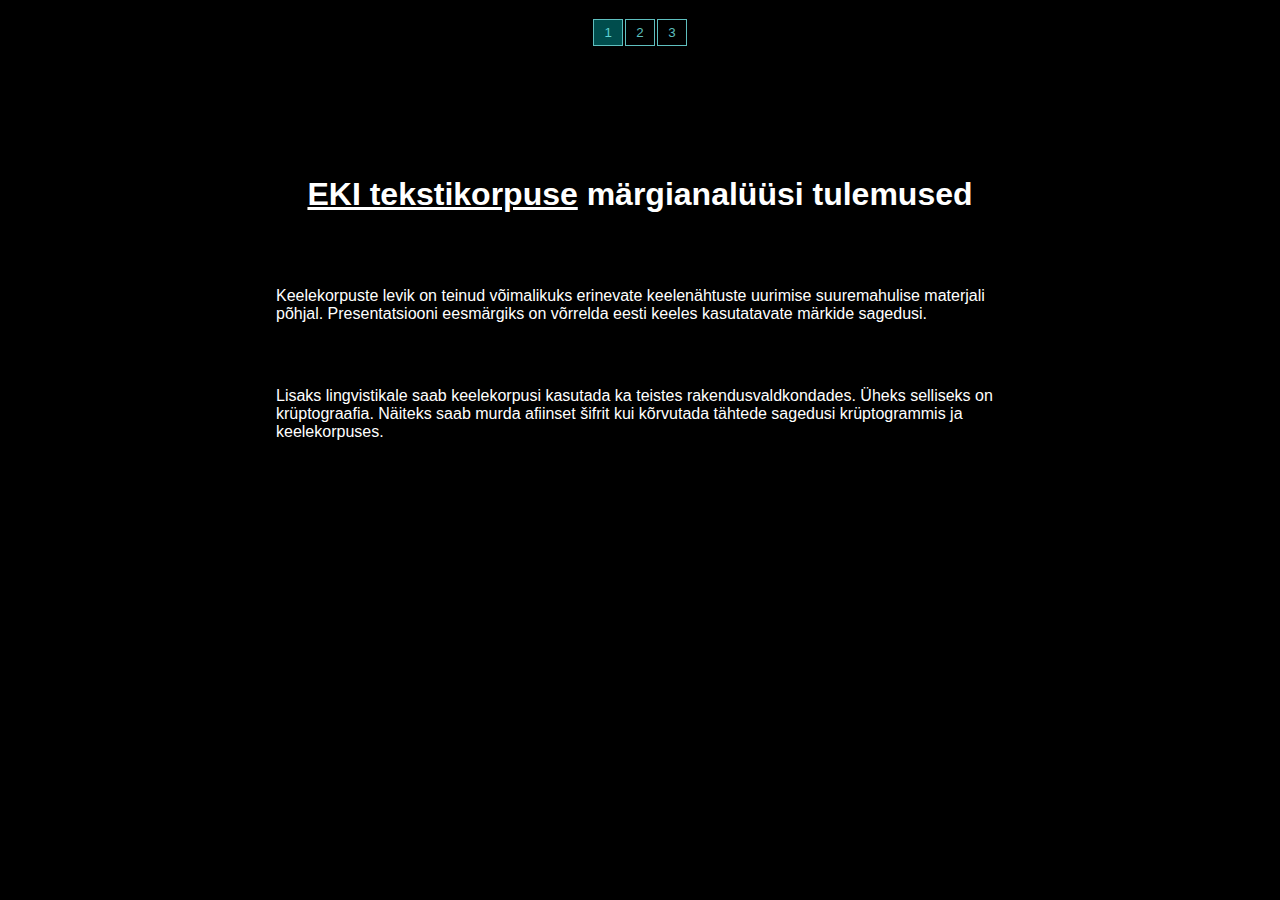
<file: index.html>
<!DOCTYPE html>
<html>
	<head>
		<meta charset="UTF-8">
		<meta name="viewport" content="width=device-width, maximum-scale=1.0, initial-scale=1.0, user-scalable=no"/>
		<meta name="author" content="Kristo Aun"/>
		<title>WebGL EKI keelekorpuse 3D</title>
		<link rel="stylesheet" href="static/css/main.css">
	</head>
	<body>
		<script src="static/js/jquery.min.js"></script>

		<div id="menu">
			<button class="active" id="intro">1</button>
			<button id="table" onclick="location.href='table.html';">2</button>
			<button id="tower" onclick="location.href='tower.html';">3</button>
		</div>

		<div id="info-index" class="info">
			<h1 style="width: 100%;text-align: center">
				<a target="_blank" href="http://eki.ee/corpus">EKI tekstikorpuse</a> märgianalüüsi tulemused</h1>

			<p style="margin-top: 20px;float: left">

			</p>

			<p>
				Keelekorpuste levik on teinud võimalikuks erinevate keelenähtuste uurimise suuremahulise
				materjali põhjal. Presentatsiooni eesmärgiks on võrrelda eesti keeles kasutatavate märkide sagedusi.
			</p>

			<p>

			</p>

			<p>
				Lisaks lingvistikale saab keelekorpusi kasutada ka teistes rakendusvaldkondades.
				Üheks selliseks on krüptograafia.
				Näiteks saab murda afiinset šifrit kui kõrvutada tähtede sagedusi krüptogrammis ja keelekorpuses.
			</p>
		</div>

        <script>

        </script>
	</body>
</html>
</file>
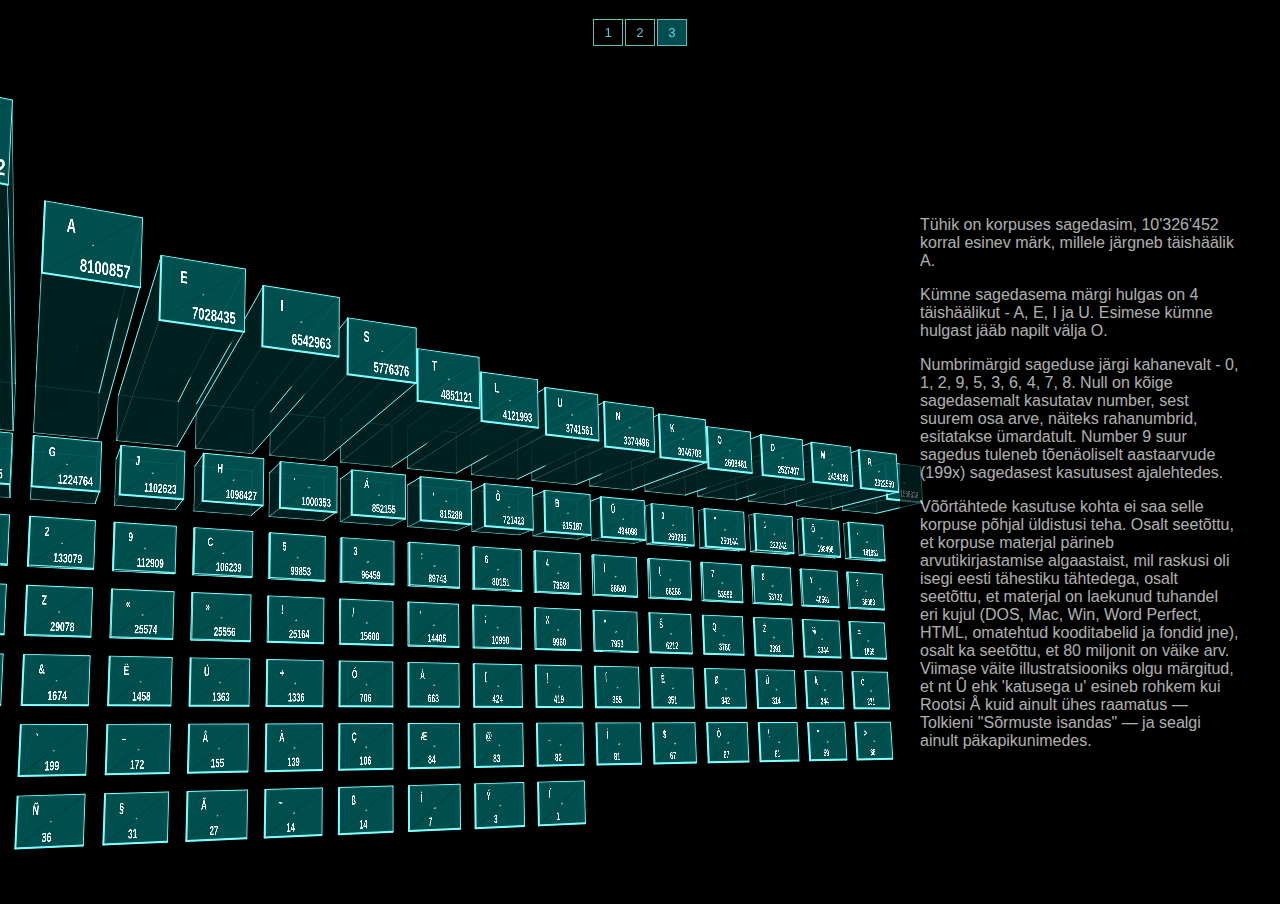
<file: tower.html>
<!DOCTYPE html>
<html>
<head>
    <meta charset="UTF-8">
    <meta name="viewport" content="width=device-width, maximum-scale=1.0, initial-scale=1.0, user-scalable=no"/>
    <meta name="author" content="Kristo Aun"/>
    <title>WebGL EKI keelekorpuse 3D</title>
    <link rel="stylesheet" href="static/css/main.css">
</head>
<body>
<script src="static/js/jquery.min.js"></script>
<script src="static/three.js/three.min.js"></script>
<script src="static/three.js/js/renderers/CanvasRenderer.js"></script>
<script src="static/three.js/js/renderers/CSS3DRenderer.js"></script>
<script src="static/three.js/js/controls/OrbitControls.js"></script>
<script src="static/three.js/js/renderers/Projector.js"></script>

<div id="container"></div>
<div id="menu">
    <button id="intro" onclick="location.href='index.html';">1</button>
    <button id="table" onclick="location.href='table.html';">2</button>
    <button class="active" id="tower">3</button>
</div>

<div id="info-tower" class="info">
    <p>Tühik on korpuses sagedasim, 10'326'452 korral esinev märk, millele järgneb täishäälik A.</p>

    <p>Kümne sagedasema märgi hulgas on 4 täishäälikut - A, E, I ja U. Esimese kümne hulgast jääb napilt välja O.</p>

    <p>Numbrimärgid sageduse järgi kahanevalt - 0, 1, 2, 9, 5, 3, 6, 4, 7, 8.
        Null on kõige sagedasemalt kasutatav number, sest suurem osa arve, näiteks rahanumbrid, esitatakse ümardatult.
        Number 9 suur sagedus tuleneb tõenäoliselt aastaarvude (199x) sagedasest kasutusest ajalehtedes.</p>

    <p>Võõrtähtede kasutuse kohta ei saa selle korpuse põhjal üldistusi teha. Osalt seetõttu,
        et korpuse materjal pärineb arvutikirjastamise algaastaist, mil raskusi oli isegi
        eesti tähestiku tähtedega, osalt seetõttu, et materjal on laekunud tuhandel eri kujul
        (DOS, Mac, Win, Word Perfect, HTML, omatehtud kooditabelid ja fondid jne), osalt ka seetõttu,
        et 80 miljonit on väike arv. Viimase väite illustratsiooniks olgu märgitud, et nt Û ehk 'katusega u'
        esineb rohkem kui Rootsi Å kuid ainult ühes raamatus —
        Tolkieni "Sõrmuste isandas" — ja sealgi ainult päkapikunimedes.</p>
</div>

<script src="static/js/data.js"></script>
<script src="static/js/tower.js"></script>

<script>
    $(document).ready(function () {
        setTimeout(function () {
            $('div#info-tower').fadeIn(1000);
        }, 100);
    });
</script>
</body>
</html>
</file>
<file: static/css/main.css>
html, body {
    height: 100%;
}

body {
    background-color: #000000;
    margin: 0;
    font-family: Helvetica, sans-serif;;
    overflow: hidden;
}

a {
    color: #ffffff;
}

#menu {
    position: absolute;
    top: 20px;
    width: 100%;
    text-align: center;
}

div.info {
    position: absolute;
    color: white;
    background-color: black;
    padding:20px;
    -moz-border-radius: 13px;
    -webkit-border-radius: 13px;
    border-radius: 13px;
}

div#info-index {
    top:15%;
    right: 20%;
    left: 20%;
}

div#info-index p {
    width: 100%;
    float: left;
}

div#info-table {
    bottom:40px;
    right: 40px;
    width: 23%;
    display: none;
}

div#info-tower {
    top:20%;
    right: 20px;
    width: 25%;
    display: none;
}

.element {
    width: 160px;
    height: 120px;
    box-shadow: 0 0 12px rgba(0, 255, 255, 0.5);
    border: 1px solid rgba(127, 255, 255, 0.25);
    text-align: center;
    cursor: default;
}

.element:hover {
    box-shadow: 0 0 12px rgba(0, 255, 255, 0.75);
    border: 1px solid rgba(127, 255, 255, 0.75);
}

.element .number {
    position: absolute;
    top: 20px;
    right: 20px;
    font-size: 12px;
    color: rgba(127, 255, 255, 0.75);
}

.element .symbol {
    position: absolute;
    top: 10px;
    left: 0;
    right: 0;
    font-size: 40px;
    font-weight: bold;
    color: rgba(255, 255, 255, 0.75);
    text-shadow: 0 0 10px rgba(0, 255, 255, 0.95);
}

.element .details {
    position: absolute;
    bottom: 6px;
    left: 0;
    right: 0;
    font-size: 24px;
    color: rgba(127, 255, 255, 0.75);
}

button {
    color: rgba(127, 255, 255, 0.75);
    background: transparent;
    outline: 1px solid rgba(127, 255, 255, 0.75);
    border: 0;
    padding: 5px 10px;
    cursor: pointer;
}

button:hover {
    background-color: rgba(0, 255, 255, 0.5);
}

button.active {
    background-color: rgba(0, 255, 255, 0.3);
}

button.active:hover {
    background-color: rgba(0, 255, 255, 0.5);
}

button:active {
    color: #000000;
    background-color: rgba(0, 255, 255, 0.75);
}
</file>
